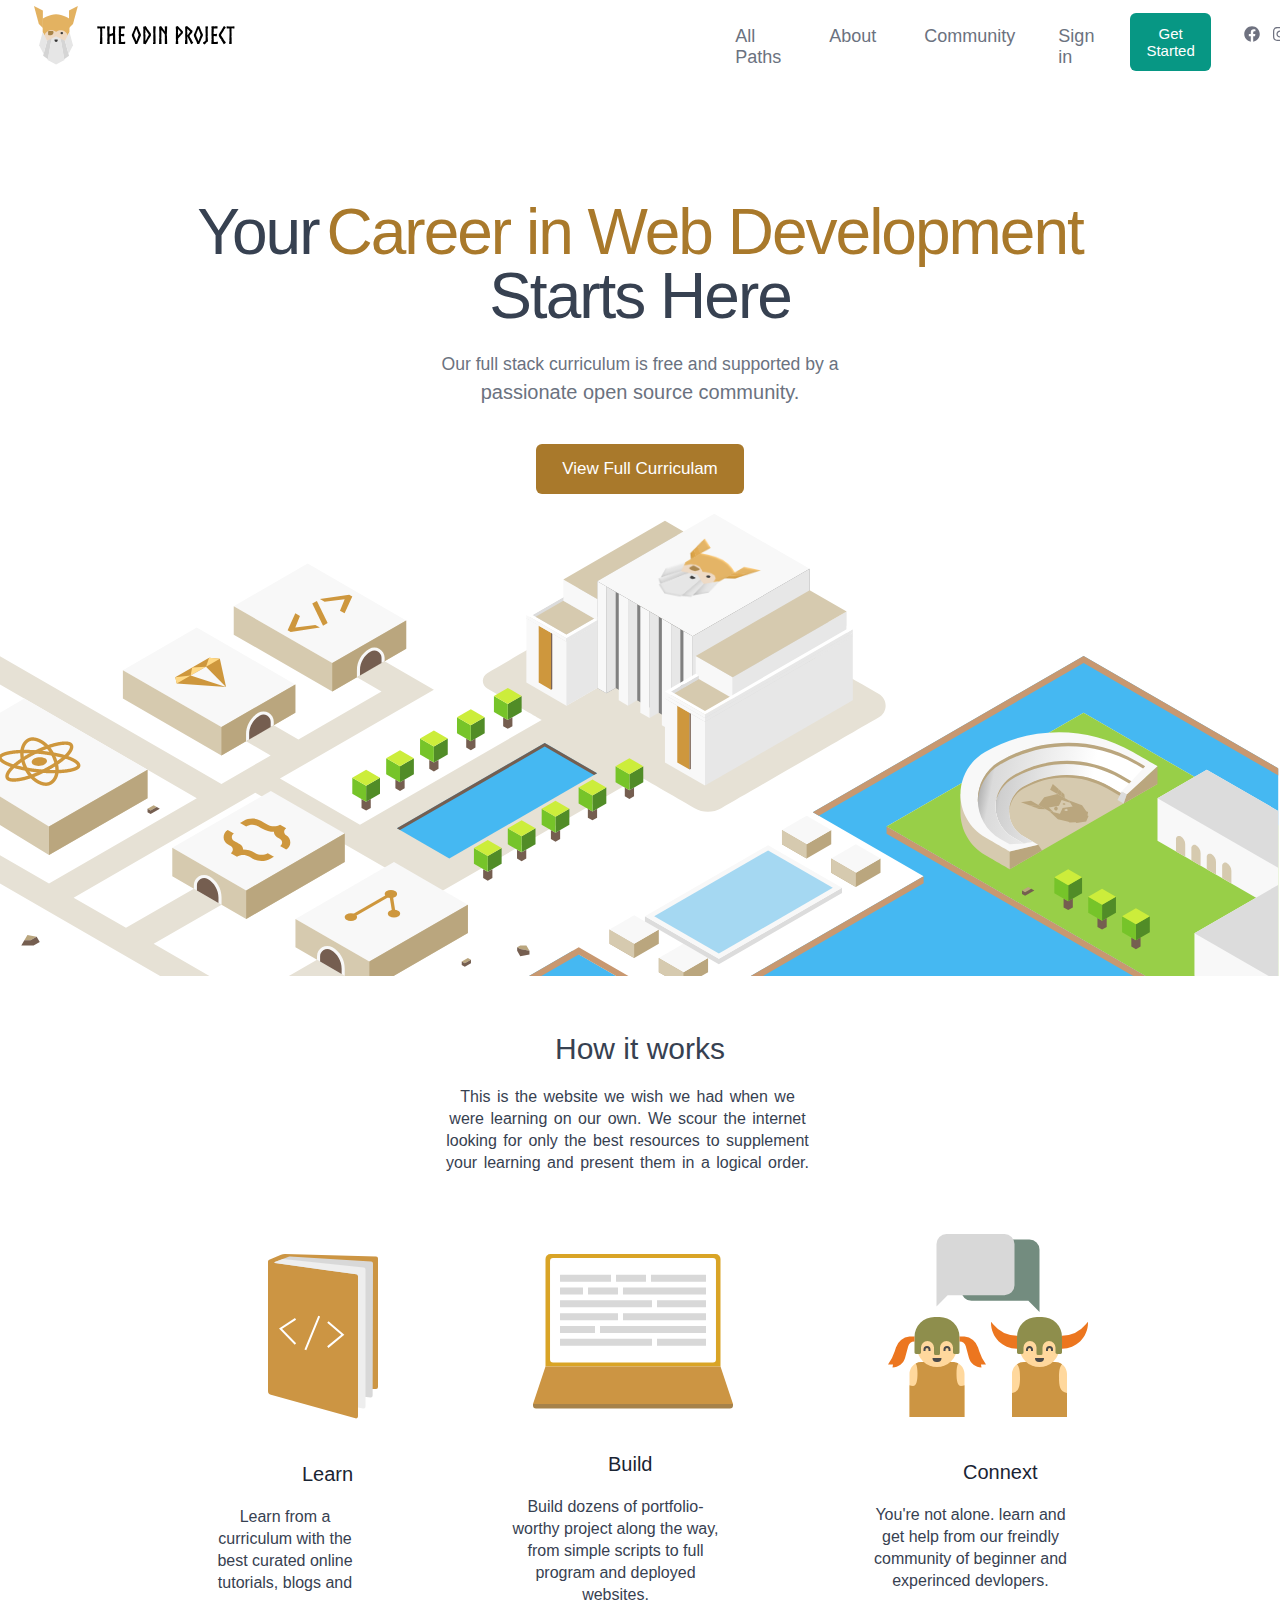
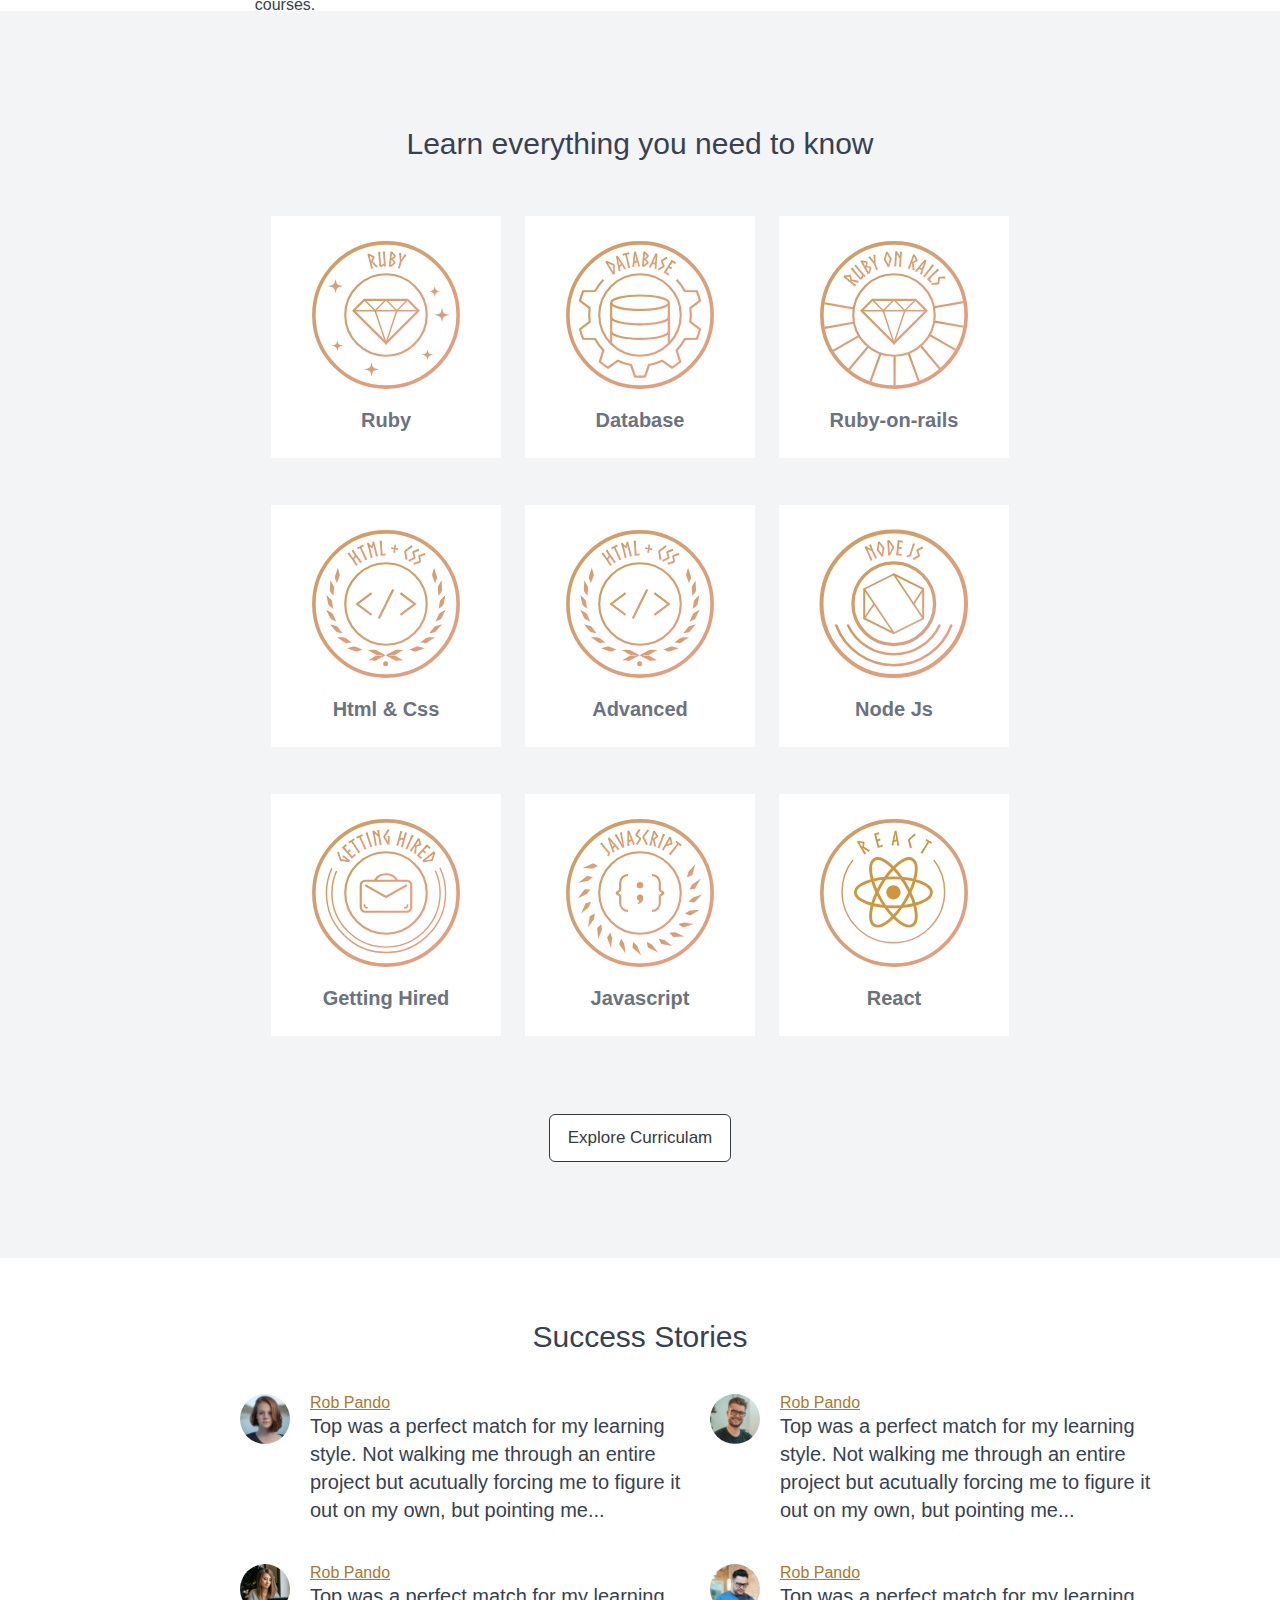
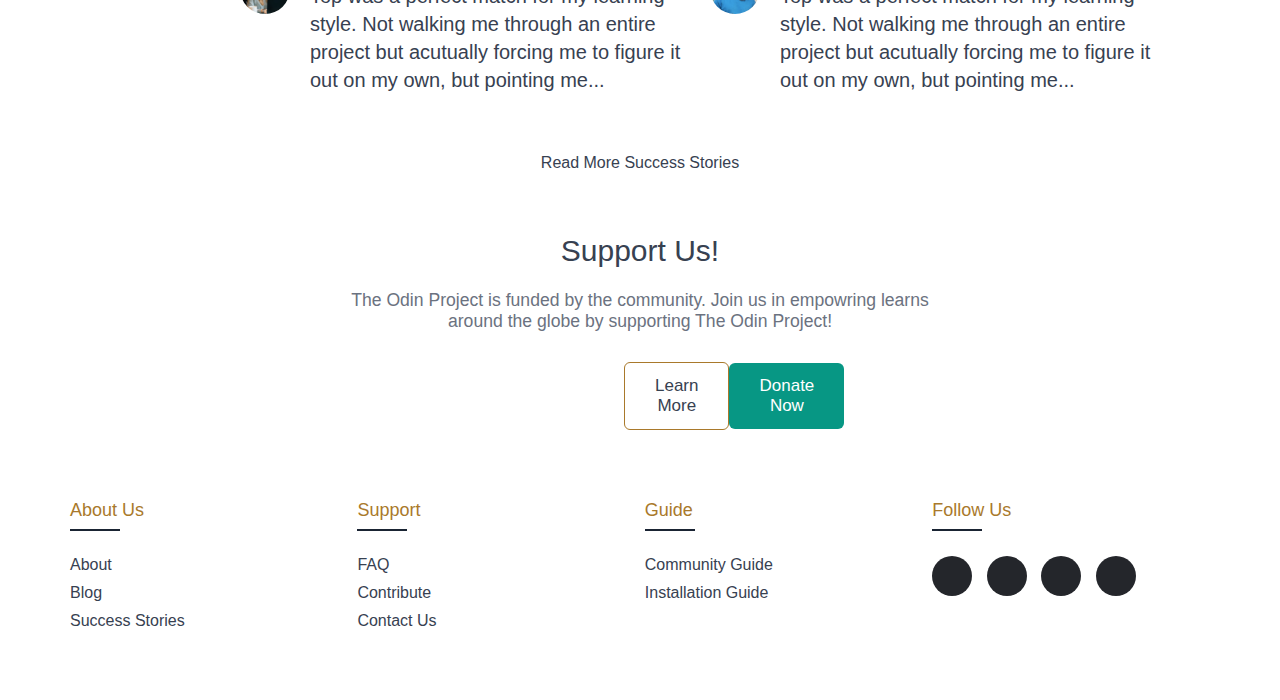
<file: index.html>
<!DOCTYPE html>
<html lang="en">

<head>
    <meta charset="UTF-8">
    <meta http-equiv="X-UA-Compatible" content="IE=edge">
    <meta name="viewport" content="width=device-width, initial-scale=1.0">
    <title>YOur carrer in Web Devlopment</title>
    <link rel="shortcut icon" href="image/profile-study.png" type="image/x-icon">
    <link rel="stylesheet" href="style.css">
</head>

<body>
    <header>
        <nav>
            <div class="logo"><svg xmlns="http://www.w3.org/2000/svg" width="205" height="59" viewBox="0 0 205 59" fill="none" role="img" aria-labelledby="acggjtcjb1i3oip9p6qh9l7gv7ojl9oi" class="hidden lg:block h-12 w-auto text-gray-800 dark:text-gray-300"><title id="acggjtcjb1i3oip9p6qh9l7gv7ojl9oi">Odin Logo</title>
                <path fill-rule="evenodd" clip-rule="evenodd" d="M8.68945 34.7331L13.1482 19.2902H30.9833L35.442 34.7331H8.68945Z" fill="#EED9C3"></path>
                <ellipse cx="27.7849" cy="27.1223" rx="1.26005" ry="1.24284" fill="#353535"></ellipse>
                <path fill-rule="evenodd" clip-rule="evenodd" d="M19.446 25.7092C19.446 25.2752 19.0891 24.9233 18.6493 24.9233C17.638 24.9233 15.9034 24.9233 14.8922 24.9233C14.4523 24.9233 14.0955 25.2752 14.0955 25.7092C14.0955 26.3856 14.0955 27.3716 14.0955 28.1426C14.0955 28.7935 14.6305 29.3212 15.2902 29.3212C15.6995 29.3212 16.1763 29.3212 16.6578 29.3212C17.3973 29.3212 18.1062 29.0314 18.6295 28.5155C19.1522 28.0001 19.446 27.3004 19.446 26.5712C19.446 26.2585 19.446 25.9621 19.446 25.7092Z" fill="#A78347"></path>
                <path fill-rule="evenodd" clip-rule="evenodd" d="M35.0004 4.5308L43.8517 0L39.0002 18L35.0002 22L35.0004 4.5308Z" fill="#E3B261"></path>
                <path fill-rule="evenodd" clip-rule="evenodd" d="M8.8514 4.5308L0.000132561 0L4.85156 18L8.85156 22L8.8514 4.5308Z" fill="#E3B261"></path>
                <path fill-rule="evenodd" clip-rule="evenodd" d="M35.442 12.7438C35.442 12.7438 28.7539 8.34589 22.0657 8.34589C15.3776 8.34589 8.68945 12.7438 8.68945 12.7438V25.9373L10.473 29.4556C11.7527 24.5929 17.5445 22.5672 21.576 25.5723L22.0657 25.9373L22.5554 25.5723C26.587 22.5672 32.3788 24.5929 33.6585 29.4556L35.442 25.9373V12.7438Z" fill="#E3B261"></path>
                <path fill-rule="evenodd" clip-rule="evenodd" d="M17.6068 32.5341L14.0398 53.2041L9.12134 49.6858L13.148 34.7331L17.6068 32.5341Z" fill="#D4D4D4"></path>
                <path fill-rule="evenodd" clip-rule="evenodd" d="M26.5243 32.5341L30.0913 53.2041L35.0098 49.6858L30.9831 34.7331L26.5243 32.5341Z" fill="#D5D5D5"></path>
                <path fill-rule="evenodd" clip-rule="evenodd" d="M8.68933 25.9373L5.12231 39.1309L9.58108 47.9267L13.1481 34.7331L8.68933 25.9373Z" fill="#E6E6E6"></path>
                <path fill-rule="evenodd" clip-rule="evenodd" d="M35.4418 25.9373L39.0088 39.1309L34.55 47.9267L30.983 34.7331L35.4418 25.9373Z" fill="#E6E6E6"></path>
                <path fill-rule="evenodd" clip-rule="evenodd" d="M17.6069 32.5341L13.594 54.0837L22.0656 58.4815L30.5373 54.0837L26.5244 32.5341L22.3983 30.4992L22.0656 30.3352L17.6069 32.5341Z" fill="#E6E6E6"></path>
                <path fill-rule="evenodd" clip-rule="evenodd" d="M23.6636 33.4137H20.5425C20.5425 33.4137 20.5425 33.9348 20.5425 34.514C20.5425 34.9222 20.707 35.3131 20.9995 35.6016C21.292 35.8901 21.6884 36.0524 22.1022 36.0524C22.1026 36.0524 22.1035 36.0524 22.1039 36.0524C22.5177 36.0524 22.9141 35.8901 23.2066 35.6016C23.4991 35.3131 23.6636 34.9222 23.6636 34.514C23.6636 33.9348 23.6636 33.4137 23.6636 33.4137Z" fill="#353535"></path>
                <path d="M68.808 20.384L67.704 20.456C67.368 20.456 67.056 20.456 66.696 20.432C66.504 20.432 66.288 20.6 66.144 20.6L65.688 20.408L63.36 20.288L63.288 22.256L63.576 22.544L65.04 22.496C65.112 22.496 65.256 22.472 65.424 22.424L65.544 22.304L66.072 22.376L66.216 23.36L66.12 24.896L66.264 26.024L66.144 30.92L66.024 34.304L66.24 34.544L65.88 36.056V37.904L67.152 38.096L67.824 37.976L68.52 37.592L68.328 35.888V31.376L68.04 30.92L68.064 30.896L68.28 29.456L68.256 27.608V27.2C68.256 27.032 68.232 26.816 68.232 26.624C68.208 26.48 68.208 25.88 68.208 25.664L68.256 23.888L68.16 23.36L68.304 22.352H69.048L69.768 22.4L70.008 22.472H71.088L71.16 21.344L71.016 20.336L68.808 20.384ZM73.2638 33.992L73.3118 35.504L73.6478 35.864L73.2638 36.32L73.1918 37.928L74.7038 38.072L75.6878 38.024L75.7118 37.136L75.6398 36.056L75.4958 34.784L75.5198 34.712L75.6398 30.536L77.5118 29.744H77.5358L78.9278 29.432L78.9038 29.864L78.9758 30.2L78.9278 33.896L79.2878 34.28L79.0478 34.496L78.8798 37.184L79.1918 38.024H80.5838L81.4718 37.976L81.4238 36.656L81.2558 36.056L81.2078 32.984L81.1598 28.688L81.1118 28.208L81.0398 27.128L81.1598 24.872L80.9438 24.176L81.1838 23.864L81.2078 22.952V22.976L81.3518 21.608L81.4238 20.408L80.0558 20.36L79.1678 20.336L78.8078 21.032L78.9278 21.992L78.9758 24.152L79.0478 26.336L78.9518 26.984L78.6878 27.104L78.2318 27.32L77.2478 27.752L77.0318 28.016L76.6478 27.872L75.6398 28.232L75.5918 28.256L75.3758 25.928L75.4718 24.344L75.2078 24.128L75.4958 23.672L75.6158 22.208L75.7118 20.48L73.6478 20.216L73.0718 20.6L73.2398 22.088L73.1678 22.568L73.2398 24.152L73.4078 25.64L73.3118 27.992L73.4798 30.704L73.2638 33.992ZM90.8258 22.616L90.8738 21.272L90.8498 20.336L88.4738 20.36L87.5378 20.552L87.2018 20.36H85.8338L84.7058 20.504L84.8258 22.208L85.0898 22.52L84.8258 22.928L84.8498 24.152L84.8258 26.024V27.8L84.7538 28.688L84.9458 31.064L84.8498 31.256L84.8738 32.552V33.104L85.0898 33.392L84.8018 34.016L84.7778 35.12L84.8018 35.384L84.6578 37.016L84.7778 38L86.5778 38.024L86.7698 37.904H87.6098L88.9778 38.048L90.5618 38.072L91.1138 37.832L91.2098 36.944L91.2578 35.744L90.0578 35.72L89.4578 35.912L87.5378 35.936L87.3458 35.888L87.1298 35.84L87.0818 33.512L87.0578 33.464L87.1298 33.248L86.9858 32.552L87.0818 30.08H87.4658L88.9778 30.128L90.1538 30.176L90.2018 29.192L90.3458 28.472L90.0338 27.872L88.8098 27.992L87.8738 28.04L86.9858 27.992L86.9378 27.056L86.6978 26.864L86.9618 26.432L87.0818 25.712V23.336L87.1298 22.736V22.472H87.3458L88.6658 22.52L89.0498 22.448L89.1218 22.424L89.6978 22.616H90.8258ZM102.331 20.312L102.115 20.336H101.227L101.179 20.504L101.035 21.224L100.939 21.368L99.6429 24.608L99.7629 24.872L99.3309 25.184L98.0349 28.328L97.8429 28.448L97.8909 29.96L98.4669 31.184L99.3309 33.224L100.051 34.712H100.315L100.243 35.12L101.083 37.208L101.107 38L103.291 38.024L103.339 37.76L103.627 36.992L104.923 33.92L105.475 32.768L105.499 32.384L105.691 32.144L106.867 29.768L106.939 28.448L106.123 26.672L105.475 25.232H105.235L105.115 24.584L103.891 21.584L103.411 20.264L102.331 20.312ZM102.379 34.952L101.323 32.192L100.843 31.208L100.363 30.872L100.603 30.584L100.387 29.888L100.075 29.096L100.051 28.808L100.843 26.744L100.675 26.36L101.011 26.264L102.331 22.784L102.475 23.24L103.027 24.704L103.459 24.968L103.243 25.256L104.179 27.68L104.467 28.496L104.659 29.096L103.483 31.976L103.507 32.408H103.531L103.243 32.696L102.475 35.216L102.379 34.952ZM113.227 35.72L114.067 34.016L116.539 30.224L116.971 29.504L116.947 27.752L116.515 27.2L116.539 27.248L114.715 24.824L114.091 23.72L113.251 22.88L112.987 22.088L111.499 20.048L110.227 20.432L109.195 20.744L109.219 21.632L109.291 22.88L109.531 23.192L109.291 23.648L109.315 29.936L109.459 30.872L109.315 36.248V36.224L109.267 37.832L110.827 38.048L111.619 38.264L113.227 35.72ZM111.451 26.744L111.379 23.264L111.523 23.432L113.899 27.248L114.379 27.632L114.475 28.208L114.907 28.856L114.475 29.552L113.683 30.872L112.675 32.816L112.867 33.032L112.435 33.248L111.379 34.952L111.355 35L111.379 33.704L111.475 28.952L111.091 27.824L111.451 26.744ZM119.431 27.56L119.359 28.88L119.287 29.624V34.112V34.976L119.575 35.384L119.287 35.864L118.951 38L120.055 38.024L120.559 38.048L121.615 37.712L121.639 36.824L121.591 36.368L121.543 36.008V29.36L121.279 29.192L121.495 28.688L121.447 28.088L121.351 27.152L121.423 25.928L121.495 22.784L121.615 22.184L121.735 20.432L120.175 20.336L119.047 20.408L119.167 21.608L119.383 21.728L119.191 22.16L119.263 26.96L119.431 27.56ZM133.115 35.888V35.12L132.947 29.864L132.683 29.072L132.875 28.064L133.115 22.16L133.163 20.528L132.179 20.36L130.787 20.384V22.304L131.027 22.64L130.787 23.384V25.448L129.995 24.152L129.803 24.056L129.203 23.096L127.043 20.12L125.147 20.648V21.896L125.243 24.392L125.339 25.76L125.243 30.752L125.459 31.232L125.267 31.928L125.123 35.336V35.744L125.195 35.96L125.027 37.88L126.059 38.072L127.475 38.024L127.523 36.488L127.451 36.152L127.475 33.656L127.259 32.744L127.379 31.88L127.427 26.408L127.139 26.096L127.115 26.048L127.451 25.184V23.888L128.075 24.752L129.059 26.12L129.755 26.96L130.091 27.488L130.427 27.848L130.811 28.496L130.835 30.992L130.907 31.448L130.835 31.568L130.811 33.872L130.835 36.152L130.811 38.024L131.627 38.072L132.947 38.048L133.259 37.232L133.115 35.888ZM147.393 28.76L148.161 28.016L148.905 27.104L148.953 25.448L146.457 22.808L145.953 22.64L145.857 22.232L143.697 20L142.929 20.288L141.777 20.792L141.825 22.4L141.945 23.384V27.32L141.897 27.44L141.873 33.44L142.161 33.752L141.945 34.496L141.681 37.928L143.073 38.072L144.273 38L144.129 35.024L143.745 34.688L144.129 34.112L144.081 32.456L144.297 32.216L145.905 30.392L147.393 28.76ZM144.105 27.128L143.841 26.648L144.081 25.904L144.057 24.752L144.081 23.048L145.473 24.608L145.689 24.752L145.857 25.088L146.889 26.24L146.505 26.792L146.265 27.392L146.001 27.32L144.801 28.736L144.105 29.48V27.128ZM153.466 30.608L154.426 32.552L154.642 33.104L155.53 34.784L155.818 34.928L155.794 35.336L156.634 37.256L157.21 38.192L159.154 37.112L159.178 36.416L158.386 35.576L157.954 34.664V34.688L157.618 33.992L157.474 33.92V33.608L156.514 31.976C156.346 31.736 156.202 31.616 156.01 31.4V30.992C155.866 30.704 155.578 30.296 155.41 29.96L156.082 29.048L156.49 28.544L157.258 27.632L158.362 26.288L158.53 24.848L157.378 23.792C157.354 23.792 156.97 23.912 156.946 23.888L156.802 23.288L152.986 19.976L151.09 20.744L151.186 22.808L151.306 27.392L151.114 27.872L151.162 29.12L151.258 31.928V32.864L151.474 33.176L151.114 34.112L150.97 37.928L152.554 38.072L153.514 37.688L153.49 35.696L153.418 35.48L153.346 33.08L153.322 30.464L153.466 30.608ZM153.37 28.352L153.274 26.216L153.226 25.952L153.178 25.808L153.082 25.376L153.274 24.92V24.68L153.322 22.832L155.53 25.016L155.698 25.136L156.178 25.736L155.914 26.072C155.602 26.504 155.026 27.248 154.69 27.656L153.49 29.144L153.322 29.24L153.37 28.352ZM164.323 20.312L164.107 20.336H163.219L163.171 20.504L163.027 21.224L162.931 21.368L161.635 24.608L161.755 24.872L161.323 25.184L160.027 28.328L159.835 28.448L159.883 29.96L160.459 31.184L161.323 33.224L162.043 34.712H162.307L162.235 35.12L163.075 37.208L163.099 38L165.283 38.024L165.331 37.76L165.619 36.992L166.915 33.92L167.467 32.768L167.491 32.384L167.683 32.144L168.859 29.768L168.931 28.448L168.115 26.672L167.467 25.232H167.227L167.107 24.584L165.883 21.584L165.403 20.264L164.323 20.312ZM164.371 34.952L163.315 32.192L162.835 31.208L162.355 30.872L162.595 30.584L162.379 29.888L162.067 29.096L162.043 28.808L162.835 26.744L162.667 26.36L163.003 26.264L164.323 22.784L164.467 23.24L165.019 24.704L165.451 24.968L165.235 25.256L166.171 27.68L166.459 28.496L166.651 29.096L165.475 31.976L165.499 32.408H165.523L165.235 32.696L164.467 35.216L164.371 34.952ZM171.71 27.608L171.59 28.928L171.614 30.416L171.638 30.752V31.688L171.542 34.304L171.59 34.52L171.23 35.024L170.174 35.72L169.118 36.152V37.4L170.438 38.384L172.214 36.944L172.19 36.464L172.838 36.368L173.606 35.696L173.99 35.024L173.702 30.896L173.51 30.176L173.774 29.984L173.678 23.288L173.966 21.176L173.654 20.336L171.374 20.384V21.728L171.806 21.968L171.494 22.352L171.566 26.408L171.71 27.608ZM183.502 22.616L183.55 21.272L183.526 20.336L181.15 20.36L180.214 20.552L179.878 20.36H178.51L177.382 20.504L177.502 22.208L177.766 22.52L177.502 22.928L177.526 24.152L177.502 26.024V27.8L177.43 28.688L177.622 31.064L177.526 31.256L177.55 32.552V33.104L177.766 33.392L177.478 34.016L177.454 35.12L177.478 35.384L177.334 37.016L177.454 38L179.254 38.024L179.446 37.904H180.286L181.654 38.048L183.238 38.072L183.79 37.832L183.886 36.944L183.934 35.744L182.734 35.72L182.134 35.912L180.214 35.936L180.022 35.888L179.806 35.84L179.758 33.512L179.734 33.464L179.806 33.248L179.662 32.552L179.758 30.08H180.142L181.654 30.128L182.83 30.176L182.878 29.192L183.022 28.472L182.71 27.872L181.486 27.992L180.55 28.04L179.662 27.992L179.614 27.056L179.374 26.864L179.638 26.432L179.758 25.712V23.336L179.806 22.736V22.472H180.022L181.342 22.52L181.726 22.448L181.798 22.424L182.374 22.616H183.502ZM185.362 30.896L186.226 32.456L187.33 33.488L187.138 33.92L188.962 36.752L189.01 37.04L189.826 38.312L190.642 37.784L191.89 36.752L191.338 35.864L190.09 34.232L188.986 32.36L188.098 30.992L187.882 30.512L187.546 30.176L187.306 29.72L186.946 29.024L187.258 28.448L187.714 27.632L188.506 26.384L189.946 24.248L190.066 23.6L190.474 23.336L191.146 22.4L191.818 21.2L190.018 20L189.178 20.984L189.154 21.176L187.81 23.384V23.48L187.21 24.44V25.016L186.346 25.856L184.786 28.496L184.81 30.032L185.362 30.896ZM198.12 20.384L197.016 20.456C196.68 20.456 196.368 20.456 196.008 20.432C195.816 20.432 195.6 20.6 195.456 20.6L195 20.408L192.672 20.288L192.6 22.256L192.888 22.544L194.352 22.496C194.424 22.496 194.568 22.472 194.736 22.424L194.856 22.304L195.384 22.376L195.528 23.36L195.432 24.896L195.576 26.024L195.456 30.92L195.336 34.304L195.552 34.544L195.192 36.056V37.904L196.464 38.096L197.136 37.976L197.832 37.592L197.64 35.888V31.376L197.352 30.92L197.376 30.896L197.592 29.456L197.568 27.608V27.2C197.568 27.032 197.544 26.816 197.544 26.624C197.52 26.48 197.52 25.88 197.52 25.664L197.568 23.888L197.472 23.36L197.616 22.352H198.36L199.08 22.4L199.32 22.472H200.4L200.472 21.344L200.328 20.336L198.12 20.384Z" fill="currentColor"></path>
              </svg></div>
            <div class="list">
                <ul>
                    <li><a href="#Allpath">All Paths</a></li>
                    <li><a href="#About">About</a></li>
                    <li><a href="#community">Community</a></li>
                    <li id="rang"><a href="#Sign in">Sign in</a></li>
                </ul>
            </div>
            <div class="button"><button>Get Started</button></div>
            <div class="lightdark"><a href="#yy"><svg xmlns="http://www.w3.org/2000/svg" height="1em"
                        viewBox="0 0 512 512"><!--! Font Awesome Free 6.4.0 by @fontawesome - https://fontawesome.com License - https://fontawesome.com/license (Commercial License) Copyright 2023 Fonticons, Inc. -->
                        <style>
                            svg {
                                fill: #6f7280
                            }
                        </style>
                        <path
                            d="M504 256C504 119 393 8 256 8S8 119 8 256c0 123.78 90.69 226.38 209.25 245V327.69h-63V256h63v-54.64c0-62.15 37-96.48 93.67-96.48 27.14 0 55.52 4.84 55.52 4.84v61h-31.28c-30.8 0-40.41 19.12-40.41 38.73V256h68.78l-11 71.69h-57.78V501C413.31 482.38 504 379.78 504 256z" />
                    </svg></a></div>

            <div class="lightdark"><a href="#yy"><svg xmlns="http://www.w3.org/2000/svg" height="1em"
                        viewBox="0 0 448 512"><!--! Font Awesome Free 6.4.0 by @fontawesome - https://fontawesome.com License - https://fontawesome.com/license (Commercial License) Copyright 2023 Fonticons, Inc. -->
                        <style>
                            svg {
                                fill: #6f7280
                            }
                        </style>
                        <path
                            d="M224.1 141c-63.6 0-114.9 51.3-114.9 114.9s51.3 114.9 114.9 114.9S339 319.5 339 255.9 287.7 141 224.1 141zm0 189.6c-41.1 0-74.7-33.5-74.7-74.7s33.5-74.7 74.7-74.7 74.7 33.5 74.7 74.7-33.6 74.7-74.7 74.7zm146.4-194.3c0 14.9-12 26.8-26.8 26.8-14.9 0-26.8-12-26.8-26.8s12-26.8 26.8-26.8 26.8 12 26.8 26.8zm76.1 27.2c-1.7-35.9-9.9-67.7-36.2-93.9-26.2-26.2-58-34.4-93.9-36.2-37-2.1-147.9-2.1-184.9 0-35.8 1.7-67.6 9.9-93.9 36.1s-34.4 58-36.2 93.9c-2.1 37-2.1 147.9 0 184.9 1.7 35.9 9.9 67.7 36.2 93.9s58 34.4 93.9 36.2c37 2.1 147.9 2.1 184.9 0 35.9-1.7 67.7-9.9 93.9-36.2 26.2-26.2 34.4-58 36.2-93.9 2.1-37 2.1-147.8 0-184.8zM398.8 388c-7.8 19.6-22.9 34.7-42.6 42.6-29.5 11.7-99.5 9-132.1 9s-102.7 2.6-132.1-9c-19.6-7.8-34.7-22.9-42.6-42.6-11.7-29.5-9-99.5-9-132.1s-2.6-102.7 9-132.1c7.8-19.6 22.9-34.7 42.6-42.6 29.5-11.7 99.5-9 132.1-9s102.7-2.6 132.1 9c19.6 7.8 34.7 22.9 42.6 42.6 11.7 29.5 9 99.5 9 132.1s2.7 102.7-9 132.1z" />
                    </svg></a></div>

            <div class="lightdark"><a href="#yy"><svg xmlns="http://www.w3.org/2000/svg" height="1em"
                        viewBox="0 0 576 512"><!--! Font Awesome Free 6.4.0 by @fontawesome - https://fontawesome.com License - https://fontawesome.com/license (Commercial License) Copyright 2023 Fonticons, Inc. -->
                        <style>
                            svg {
                                fill: #6f7280
                            }
                        </style>
                        <path
                            d="M549.655 124.083c-6.281-23.65-24.787-42.276-48.284-48.597C458.781 64 288 64 288 64S117.22 64 74.629 75.486c-23.497 6.322-42.003 24.947-48.284 48.597-11.412 42.867-11.412 132.305-11.412 132.305s0 89.438 11.412 132.305c6.281 23.65 24.787 41.5 48.284 47.821C117.22 448 288 448 288 448s170.78 0 213.371-11.486c23.497-6.321 42.003-24.171 48.284-47.821 11.412-42.867 11.412-132.305 11.412-132.305s0-89.438-11.412-132.305zm-317.51 213.508V175.185l142.739 81.205-142.739 81.201z" />
                    </svg></a></div>
        </nav>
    </header>
    <main>
        <div class="container1">
            <div class="uu">
                <div class="mainheading1">
                    <p class="mainheading11">Your </p>
                </div>
                <div class="mainheading2">
                    <p class="mainheading22">Career in Web Development</p>
                </div>
            </div>
            <div class="mainheading3">
                <p class="mainheading33">Starts Here</p>
            </div>
            <div class="paragraph">
                <p class="mainpara">Our full stack curriculum is free and supported by a </p>
            </div>
            <div class="paragraph1">
                <p class="mainpara">passionate open source community.</p>
            </div>
            <div class="button1"><a href="#"><button class="mainbutton">View Full Curriculam</button></a></div>
            <div class="section"><img
                    src="image/home-isometric-eebc110218cbdb1460dd2dfc662a4e96ae94747667dc81da422804ef55cfd2d8.svg"
                    alt="">
            </div>
        </div>
        <div class="container2">
            <div class="contain-heading">
                <p>How it works</p>
            </div>
            <div class="contain-paragraph">
                <p>This is the website we wish we had when we were learning on our own. We scour the internet looking
                    for only the best resources to supplement your learning and present them in a logical order.</p>
            </div>
            <div class="contain-items">
                <div class="item-1">
                    <img src="image/div.1.svg" alt="">
                    <p class="one">Learn</p>
                    <p class="one1">Learn from a curriculum with the best curated online tutorials, blogs and courses.
                    </p>
                </div>
                <div class="item-2">
                    <img src="image/div.2.svg" alt="">
                    <p class="one">Build</p>
                    <p class="one1">Build dozens of portfolio-worthy project along the way, from simple scripts to full
                        program and deployed websites.</p>
                </div>
                <div class="item-3">
                    <img src="image/div.3.svg" alt="">
                    <p class="one">Connext</p>
                    <p class="one1">You're not alone. learn and get help from our freindly community of beginner and
                        experinced devlopers.</p>
                </div>
            </div>
        </div>
        <div class="container3">
            <div class="contain-heading">
                <p>Learn everything you need to know</p>
            </div>
            <div class="contain-item-3">
                <div class="item-3-1">
                    <img src="image/badge-ruby-e22e358a58ecd2f339e19c3a55b2916917ab8bb68d7b8cbaa0296a13f0d2e30a (1).svg"
                        alt="" width="150px">
                    <h3>Ruby</h3>
                </div>

                <div class="item-3-1">
                    <img src="image/badge-database-1a468537ee38252b569e1d3cf961cc085c02938499fc74f5e5e4f605def8ed40.svg"
                        alt="" width="150px">
                    <h3>Database</h3>
                </div>

                <div class="item-3-1">
                    <img src="image/badge-ruby-on-rails-5c5f3a237abf4d3d3cb3d7efc64cdbd9e493b876bd7a64c8b70977204d93ddaa.svg"
                        alt="" width="150px">
                    <h3>Ruby-on-rails</h3>
                </div>
            </div>
            <div class="contain-item-3">
                <div class="item-3-1">
                    <img src="image/badge-html-css-2337ff8e484e1eeda0693d331efe7d91100a5f4899b3273b454743ee5c40e271.svg"
                        alt="" width="150px">
                    <h3>Html & Css</h3>
                </div>
                <div class="item-3-1">
                    <img src="image/badge-html-css-2337ff8e484e1eeda0693d331efe7d91100a5f4899b3273b454743ee5c40e271.svg"
                        alt="" width="150px">
                    <h3>Advanced</h3>
                </div>

                <div class="item-3-1">
                    <img src="image/badge-nodejs-26febbd9ec03dee78c2b7f624c764a6b555aeeeb2a9d7a3cdf7318c323749e85.svg"
                        alt="" width="150px">
                    <h3>Node Js</h3>
                </div>
            </div>
            <div class="contain-item-3">
                <div class="item-3-1">
                    <img src="image/badge-getting-hired-3ae4de1d2b1edffd0f9c5faf7eec036cacbb7773e93aa8521e3708a4625ecffb.svg"
                        alt="" width="150px">
                    <h3>Getting Hired</h3>
                </div>

                <div class="item-3-1">
                    <img src="image/badge-javascript-069c5eaf6d697e8704865294fd5660c7f63c6010c4c3e729540464d6acf5d769.svg"
                        alt="" width="150px">
                    <h3>Javascript</h3>
                </div>
                <div class="item-3-1">
                    <img src="image/badge-react-682953c200915acec99dff97fd03d84d62e5b87404b77dce35d15cdc54df7eaf.svg"
                        alt="" width="150px">
                    <h3>React</h3>
                </div>
            </div>
            <div class="exploremore"><button class="Explore">Explore Curriculam</button></div>
            
        </div>

        <div class="container4">
            <div class="contain-heading-1">
                <p>Success Stories</p>
            </div>
            <div class="person-story">
                <div class="person-story-1">
                    <div class="person-logo"><img src="image/member-1.png" alt=""></div>
                    <div class="person-detail">
                        <a href="#">Rob Pando</a>
                        <p>Top was a perfect match for my learning style. Not walking me through an entire project but acutually forcing me to figure it out on my own, but pointing me...</p>
                    </div>
                </div>
                <div class="person-story-1">
                    <div class="person-logo"><img src="image/member-2.png" alt=""></div>
                    <div class="person-detail">
                        <a href="#">Rob Pando</a>
                        <p>Top was a perfect match for my learning style. Not walking me through an entire project but acutually forcing me to figure it out on my own, but pointing me...</p>
                    </div>
                </div>
            </div>
            <div class="person-story">
                <div class="person-story-1">
                    <div class="person-logo"><img src="image/member-3.png" alt=""></div>
                    <div class="person-detail">
                        <a href="#">Rob Pando</a>
                        <p>Top was a perfect match for my learning style. Not walking me through an entire project but acutually forcing me to figure it out on my own, but pointing me...</p>
                    </div>
                </div>
                <div class="person-story-1">
                    <div class="person-logo"><img src="image/member-4.png" alt=""></div>
                    <div class="person-detail">
                        <a href="#">Rob Pando</a>
                        <p>Top was a perfect match for my learning style. Not walking me through an entire project but acutually forcing me to figure it out on my own, but pointing me...</p>
                    </div>
                </div>
            </div>
            <div class="readmore">
                <a href="#">Read More Success Stories</a>
            </div>
        </div>

        <div class="container5">
            <div class="contain-heading-1">
                <p>Support Us!</p>
            </div>
            <div class="paragraph">
                <p>The Odin Project is funded by the community. Join us in empowring learns around the globe by supporting The Odin Project!</p>
            </div>
            <div class="footerbutton">
                <button class="footerbutton-1">Learn More</button>
                <button class="footerbutton-2">Donate Now</button>
            </div>
        </div>
    </main>
    <footer class="footer">
        <div class="container">
            <div class="row">
                <div class="footer-col">
                    <h4>About us</h4>
                    <ul>
                        <li><a href="#">About</a></li>
                        <li><a href="#">Blog</a></li>
                        <li><a href="#">Success Stories</a></li>
                    </ul>
                </div>
                <div class="footer-col">
                    <h4>Support</h4>
                    <ul>
                        <li><a href="#">FAQ</a></li>
                        <li><a href="#">Contribute</a></li>
                        <li><a href="#">Contact Us</a></li>
                    </ul>
                </div>
                <div class="footer-col">
                    <h4>Guide</h4>
                    <ul>
                        <li><a href="#">Community Guide</a></li>
                        <li><a href="#">Installation Guide</a></li>
                    </ul>
                </div>
                <div class="footer-col">
                    <h4>follow us</h4>
                    <div class="social-links">
                        <a href="#"><i class="fab fa-facebook-f"></i></a>
                        <a href="#"><i class="fab fa-twitter"></i></a>
                        <a href="#"><i class="fab fa-instagram"></i></a>
                        <a href="#"><i class="fab fa-linkedin-in"></i></a>
                    </div>
                </div>
            </div>
        </div>
   </footer>
 
</body>

</html>
</file>
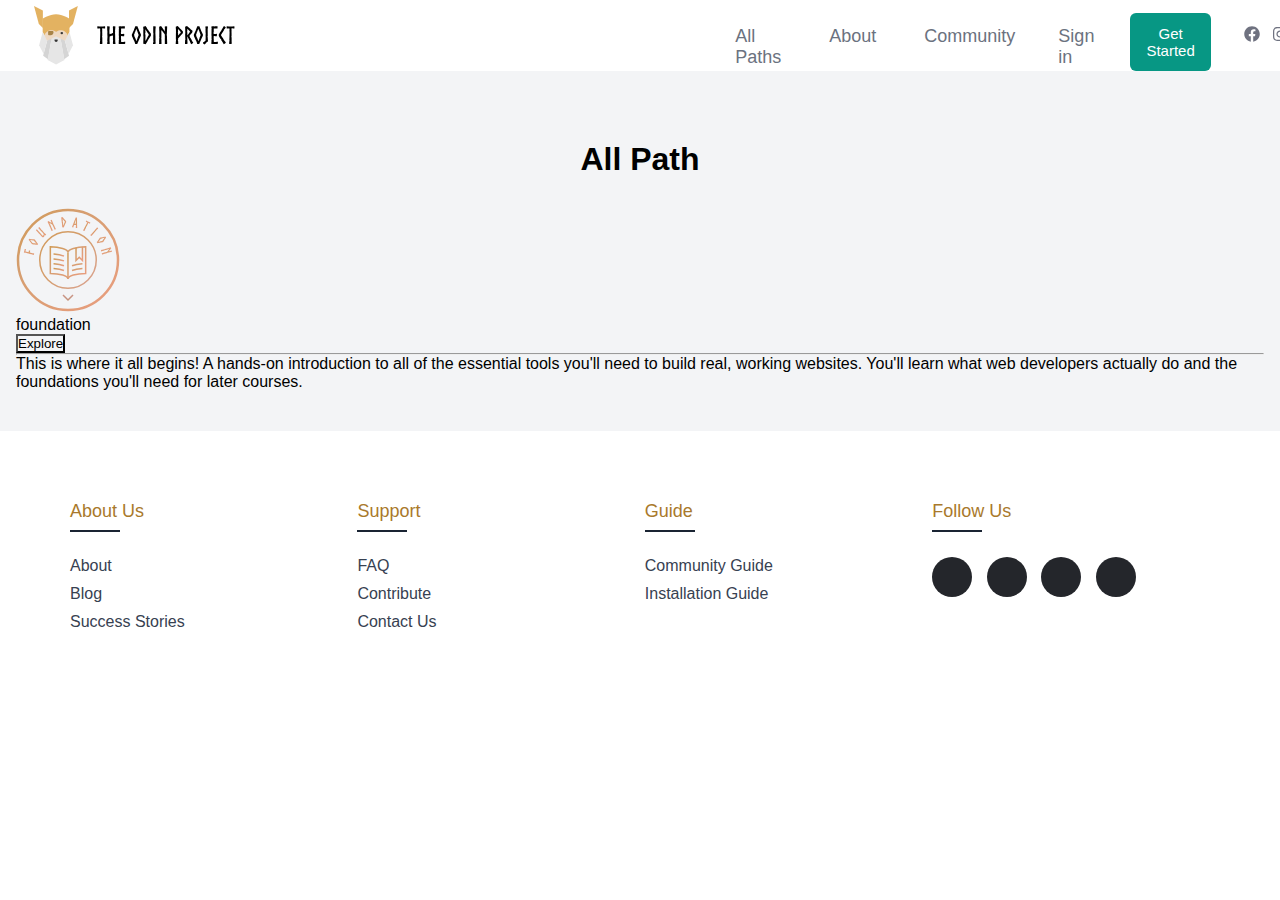
<file: ViewFullCurriculam.html>
<!DOCTYPE html>
<html lang="en">

<head>
    <meta charset="UTF-8">
    <meta http-equiv="X-UA-Compatible" content="IE=edge">
    <meta name="viewport" content="width=device-width, initial-scale=1.0">
    <title>YOur carrer in Web Devlopment</title>
    <link rel="shortcut icon" href="image/profile-study.png" type="image/x-icon">
    <link rel="stylesheet" href="ViewFullCurriculam.css">
    <link rel="stylesheet" href="style.css">
</head>

<body>
    <header>
        <nav>
            <div class="logo"><svg xmlns="http://www.w3.org/2000/svg" width="205" height="59" viewBox="0 0 205 59" fill="none" role="img" aria-labelledby="acggjtcjb1i3oip9p6qh9l7gv7ojl9oi" class="hidden lg:block h-12 w-auto text-gray-800 dark:text-gray-300"><title id="acggjtcjb1i3oip9p6qh9l7gv7ojl9oi">Odin Logo</title>
                <path fill-rule="evenodd" clip-rule="evenodd" d="M8.68945 34.7331L13.1482 19.2902H30.9833L35.442 34.7331H8.68945Z" fill="#EED9C3"></path>
                <ellipse cx="27.7849" cy="27.1223" rx="1.26005" ry="1.24284" fill="#353535"></ellipse>
                <path fill-rule="evenodd" clip-rule="evenodd" d="M19.446 25.7092C19.446 25.2752 19.0891 24.9233 18.6493 24.9233C17.638 24.9233 15.9034 24.9233 14.8922 24.9233C14.4523 24.9233 14.0955 25.2752 14.0955 25.7092C14.0955 26.3856 14.0955 27.3716 14.0955 28.1426C14.0955 28.7935 14.6305 29.3212 15.2902 29.3212C15.6995 29.3212 16.1763 29.3212 16.6578 29.3212C17.3973 29.3212 18.1062 29.0314 18.6295 28.5155C19.1522 28.0001 19.446 27.3004 19.446 26.5712C19.446 26.2585 19.446 25.9621 19.446 25.7092Z" fill="#A78347"></path>
                <path fill-rule="evenodd" clip-rule="evenodd" d="M35.0004 4.5308L43.8517 0L39.0002 18L35.0002 22L35.0004 4.5308Z" fill="#E3B261"></path>
                <path fill-rule="evenodd" clip-rule="evenodd" d="M8.8514 4.5308L0.000132561 0L4.85156 18L8.85156 22L8.8514 4.5308Z" fill="#E3B261"></path>
                <path fill-rule="evenodd" clip-rule="evenodd" d="M35.442 12.7438C35.442 12.7438 28.7539 8.34589 22.0657 8.34589C15.3776 8.34589 8.68945 12.7438 8.68945 12.7438V25.9373L10.473 29.4556C11.7527 24.5929 17.5445 22.5672 21.576 25.5723L22.0657 25.9373L22.5554 25.5723C26.587 22.5672 32.3788 24.5929 33.6585 29.4556L35.442 25.9373V12.7438Z" fill="#E3B261"></path>
                <path fill-rule="evenodd" clip-rule="evenodd" d="M17.6068 32.5341L14.0398 53.2041L9.12134 49.6858L13.148 34.7331L17.6068 32.5341Z" fill="#D4D4D4"></path>
                <path fill-rule="evenodd" clip-rule="evenodd" d="M26.5243 32.5341L30.0913 53.2041L35.0098 49.6858L30.9831 34.7331L26.5243 32.5341Z" fill="#D5D5D5"></path>
                <path fill-rule="evenodd" clip-rule="evenodd" d="M8.68933 25.9373L5.12231 39.1309L9.58108 47.9267L13.1481 34.7331L8.68933 25.9373Z" fill="#E6E6E6"></path>
                <path fill-rule="evenodd" clip-rule="evenodd" d="M35.4418 25.9373L39.0088 39.1309L34.55 47.9267L30.983 34.7331L35.4418 25.9373Z" fill="#E6E6E6"></path>
                <path fill-rule="evenodd" clip-rule="evenodd" d="M17.6069 32.5341L13.594 54.0837L22.0656 58.4815L30.5373 54.0837L26.5244 32.5341L22.3983 30.4992L22.0656 30.3352L17.6069 32.5341Z" fill="#E6E6E6"></path>
                <path fill-rule="evenodd" clip-rule="evenodd" d="M23.6636 33.4137H20.5425C20.5425 33.4137 20.5425 33.9348 20.5425 34.514C20.5425 34.9222 20.707 35.3131 20.9995 35.6016C21.292 35.8901 21.6884 36.0524 22.1022 36.0524C22.1026 36.0524 22.1035 36.0524 22.1039 36.0524C22.5177 36.0524 22.9141 35.8901 23.2066 35.6016C23.4991 35.3131 23.6636 34.9222 23.6636 34.514C23.6636 33.9348 23.6636 33.4137 23.6636 33.4137Z" fill="#353535"></path>
                <path d="M68.808 20.384L67.704 20.456C67.368 20.456 67.056 20.456 66.696 20.432C66.504 20.432 66.288 20.6 66.144 20.6L65.688 20.408L63.36 20.288L63.288 22.256L63.576 22.544L65.04 22.496C65.112 22.496 65.256 22.472 65.424 22.424L65.544 22.304L66.072 22.376L66.216 23.36L66.12 24.896L66.264 26.024L66.144 30.92L66.024 34.304L66.24 34.544L65.88 36.056V37.904L67.152 38.096L67.824 37.976L68.52 37.592L68.328 35.888V31.376L68.04 30.92L68.064 30.896L68.28 29.456L68.256 27.608V27.2C68.256 27.032 68.232 26.816 68.232 26.624C68.208 26.48 68.208 25.88 68.208 25.664L68.256 23.888L68.16 23.36L68.304 22.352H69.048L69.768 22.4L70.008 22.472H71.088L71.16 21.344L71.016 20.336L68.808 20.384ZM73.2638 33.992L73.3118 35.504L73.6478 35.864L73.2638 36.32L73.1918 37.928L74.7038 38.072L75.6878 38.024L75.7118 37.136L75.6398 36.056L75.4958 34.784L75.5198 34.712L75.6398 30.536L77.5118 29.744H77.5358L78.9278 29.432L78.9038 29.864L78.9758 30.2L78.9278 33.896L79.2878 34.28L79.0478 34.496L78.8798 37.184L79.1918 38.024H80.5838L81.4718 37.976L81.4238 36.656L81.2558 36.056L81.2078 32.984L81.1598 28.688L81.1118 28.208L81.0398 27.128L81.1598 24.872L80.9438 24.176L81.1838 23.864L81.2078 22.952V22.976L81.3518 21.608L81.4238 20.408L80.0558 20.36L79.1678 20.336L78.8078 21.032L78.9278 21.992L78.9758 24.152L79.0478 26.336L78.9518 26.984L78.6878 27.104L78.2318 27.32L77.2478 27.752L77.0318 28.016L76.6478 27.872L75.6398 28.232L75.5918 28.256L75.3758 25.928L75.4718 24.344L75.2078 24.128L75.4958 23.672L75.6158 22.208L75.7118 20.48L73.6478 20.216L73.0718 20.6L73.2398 22.088L73.1678 22.568L73.2398 24.152L73.4078 25.64L73.3118 27.992L73.4798 30.704L73.2638 33.992ZM90.8258 22.616L90.8738 21.272L90.8498 20.336L88.4738 20.36L87.5378 20.552L87.2018 20.36H85.8338L84.7058 20.504L84.8258 22.208L85.0898 22.52L84.8258 22.928L84.8498 24.152L84.8258 26.024V27.8L84.7538 28.688L84.9458 31.064L84.8498 31.256L84.8738 32.552V33.104L85.0898 33.392L84.8018 34.016L84.7778 35.12L84.8018 35.384L84.6578 37.016L84.7778 38L86.5778 38.024L86.7698 37.904H87.6098L88.9778 38.048L90.5618 38.072L91.1138 37.832L91.2098 36.944L91.2578 35.744L90.0578 35.72L89.4578 35.912L87.5378 35.936L87.3458 35.888L87.1298 35.84L87.0818 33.512L87.0578 33.464L87.1298 33.248L86.9858 32.552L87.0818 30.08H87.4658L88.9778 30.128L90.1538 30.176L90.2018 29.192L90.3458 28.472L90.0338 27.872L88.8098 27.992L87.8738 28.04L86.9858 27.992L86.9378 27.056L86.6978 26.864L86.9618 26.432L87.0818 25.712V23.336L87.1298 22.736V22.472H87.3458L88.6658 22.52L89.0498 22.448L89.1218 22.424L89.6978 22.616H90.8258ZM102.331 20.312L102.115 20.336H101.227L101.179 20.504L101.035 21.224L100.939 21.368L99.6429 24.608L99.7629 24.872L99.3309 25.184L98.0349 28.328L97.8429 28.448L97.8909 29.96L98.4669 31.184L99.3309 33.224L100.051 34.712H100.315L100.243 35.12L101.083 37.208L101.107 38L103.291 38.024L103.339 37.76L103.627 36.992L104.923 33.92L105.475 32.768L105.499 32.384L105.691 32.144L106.867 29.768L106.939 28.448L106.123 26.672L105.475 25.232H105.235L105.115 24.584L103.891 21.584L103.411 20.264L102.331 20.312ZM102.379 34.952L101.323 32.192L100.843 31.208L100.363 30.872L100.603 30.584L100.387 29.888L100.075 29.096L100.051 28.808L100.843 26.744L100.675 26.36L101.011 26.264L102.331 22.784L102.475 23.24L103.027 24.704L103.459 24.968L103.243 25.256L104.179 27.68L104.467 28.496L104.659 29.096L103.483 31.976L103.507 32.408H103.531L103.243 32.696L102.475 35.216L102.379 34.952ZM113.227 35.72L114.067 34.016L116.539 30.224L116.971 29.504L116.947 27.752L116.515 27.2L116.539 27.248L114.715 24.824L114.091 23.72L113.251 22.88L112.987 22.088L111.499 20.048L110.227 20.432L109.195 20.744L109.219 21.632L109.291 22.88L109.531 23.192L109.291 23.648L109.315 29.936L109.459 30.872L109.315 36.248V36.224L109.267 37.832L110.827 38.048L111.619 38.264L113.227 35.72ZM111.451 26.744L111.379 23.264L111.523 23.432L113.899 27.248L114.379 27.632L114.475 28.208L114.907 28.856L114.475 29.552L113.683 30.872L112.675 32.816L112.867 33.032L112.435 33.248L111.379 34.952L111.355 35L111.379 33.704L111.475 28.952L111.091 27.824L111.451 26.744ZM119.431 27.56L119.359 28.88L119.287 29.624V34.112V34.976L119.575 35.384L119.287 35.864L118.951 38L120.055 38.024L120.559 38.048L121.615 37.712L121.639 36.824L121.591 36.368L121.543 36.008V29.36L121.279 29.192L121.495 28.688L121.447 28.088L121.351 27.152L121.423 25.928L121.495 22.784L121.615 22.184L121.735 20.432L120.175 20.336L119.047 20.408L119.167 21.608L119.383 21.728L119.191 22.16L119.263 26.96L119.431 27.56ZM133.115 35.888V35.12L132.947 29.864L132.683 29.072L132.875 28.064L133.115 22.16L133.163 20.528L132.179 20.36L130.787 20.384V22.304L131.027 22.64L130.787 23.384V25.448L129.995 24.152L129.803 24.056L129.203 23.096L127.043 20.12L125.147 20.648V21.896L125.243 24.392L125.339 25.76L125.243 30.752L125.459 31.232L125.267 31.928L125.123 35.336V35.744L125.195 35.96L125.027 37.88L126.059 38.072L127.475 38.024L127.523 36.488L127.451 36.152L127.475 33.656L127.259 32.744L127.379 31.88L127.427 26.408L127.139 26.096L127.115 26.048L127.451 25.184V23.888L128.075 24.752L129.059 26.12L129.755 26.96L130.091 27.488L130.427 27.848L130.811 28.496L130.835 30.992L130.907 31.448L130.835 31.568L130.811 33.872L130.835 36.152L130.811 38.024L131.627 38.072L132.947 38.048L133.259 37.232L133.115 35.888ZM147.393 28.76L148.161 28.016L148.905 27.104L148.953 25.448L146.457 22.808L145.953 22.64L145.857 22.232L143.697 20L142.929 20.288L141.777 20.792L141.825 22.4L141.945 23.384V27.32L141.897 27.44L141.873 33.44L142.161 33.752L141.945 34.496L141.681 37.928L143.073 38.072L144.273 38L144.129 35.024L143.745 34.688L144.129 34.112L144.081 32.456L144.297 32.216L145.905 30.392L147.393 28.76ZM144.105 27.128L143.841 26.648L144.081 25.904L144.057 24.752L144.081 23.048L145.473 24.608L145.689 24.752L145.857 25.088L146.889 26.24L146.505 26.792L146.265 27.392L146.001 27.32L144.801 28.736L144.105 29.48V27.128ZM153.466 30.608L154.426 32.552L154.642 33.104L155.53 34.784L155.818 34.928L155.794 35.336L156.634 37.256L157.21 38.192L159.154 37.112L159.178 36.416L158.386 35.576L157.954 34.664V34.688L157.618 33.992L157.474 33.92V33.608L156.514 31.976C156.346 31.736 156.202 31.616 156.01 31.4V30.992C155.866 30.704 155.578 30.296 155.41 29.96L156.082 29.048L156.49 28.544L157.258 27.632L158.362 26.288L158.53 24.848L157.378 23.792C157.354 23.792 156.97 23.912 156.946 23.888L156.802 23.288L152.986 19.976L151.09 20.744L151.186 22.808L151.306 27.392L151.114 27.872L151.162 29.12L151.258 31.928V32.864L151.474 33.176L151.114 34.112L150.97 37.928L152.554 38.072L153.514 37.688L153.49 35.696L153.418 35.48L153.346 33.08L153.322 30.464L153.466 30.608ZM153.37 28.352L153.274 26.216L153.226 25.952L153.178 25.808L153.082 25.376L153.274 24.92V24.68L153.322 22.832L155.53 25.016L155.698 25.136L156.178 25.736L155.914 26.072C155.602 26.504 155.026 27.248 154.69 27.656L153.49 29.144L153.322 29.24L153.37 28.352ZM164.323 20.312L164.107 20.336H163.219L163.171 20.504L163.027 21.224L162.931 21.368L161.635 24.608L161.755 24.872L161.323 25.184L160.027 28.328L159.835 28.448L159.883 29.96L160.459 31.184L161.323 33.224L162.043 34.712H162.307L162.235 35.12L163.075 37.208L163.099 38L165.283 38.024L165.331 37.76L165.619 36.992L166.915 33.92L167.467 32.768L167.491 32.384L167.683 32.144L168.859 29.768L168.931 28.448L168.115 26.672L167.467 25.232H167.227L167.107 24.584L165.883 21.584L165.403 20.264L164.323 20.312ZM164.371 34.952L163.315 32.192L162.835 31.208L162.355 30.872L162.595 30.584L162.379 29.888L162.067 29.096L162.043 28.808L162.835 26.744L162.667 26.36L163.003 26.264L164.323 22.784L164.467 23.24L165.019 24.704L165.451 24.968L165.235 25.256L166.171 27.68L166.459 28.496L166.651 29.096L165.475 31.976L165.499 32.408H165.523L165.235 32.696L164.467 35.216L164.371 34.952ZM171.71 27.608L171.59 28.928L171.614 30.416L171.638 30.752V31.688L171.542 34.304L171.59 34.52L171.23 35.024L170.174 35.72L169.118 36.152V37.4L170.438 38.384L172.214 36.944L172.19 36.464L172.838 36.368L173.606 35.696L173.99 35.024L173.702 30.896L173.51 30.176L173.774 29.984L173.678 23.288L173.966 21.176L173.654 20.336L171.374 20.384V21.728L171.806 21.968L171.494 22.352L171.566 26.408L171.71 27.608ZM183.502 22.616L183.55 21.272L183.526 20.336L181.15 20.36L180.214 20.552L179.878 20.36H178.51L177.382 20.504L177.502 22.208L177.766 22.52L177.502 22.928L177.526 24.152L177.502 26.024V27.8L177.43 28.688L177.622 31.064L177.526 31.256L177.55 32.552V33.104L177.766 33.392L177.478 34.016L177.454 35.12L177.478 35.384L177.334 37.016L177.454 38L179.254 38.024L179.446 37.904H180.286L181.654 38.048L183.238 38.072L183.79 37.832L183.886 36.944L183.934 35.744L182.734 35.72L182.134 35.912L180.214 35.936L180.022 35.888L179.806 35.84L179.758 33.512L179.734 33.464L179.806 33.248L179.662 32.552L179.758 30.08H180.142L181.654 30.128L182.83 30.176L182.878 29.192L183.022 28.472L182.71 27.872L181.486 27.992L180.55 28.04L179.662 27.992L179.614 27.056L179.374 26.864L179.638 26.432L179.758 25.712V23.336L179.806 22.736V22.472H180.022L181.342 22.52L181.726 22.448L181.798 22.424L182.374 22.616H183.502ZM185.362 30.896L186.226 32.456L187.33 33.488L187.138 33.92L188.962 36.752L189.01 37.04L189.826 38.312L190.642 37.784L191.89 36.752L191.338 35.864L190.09 34.232L188.986 32.36L188.098 30.992L187.882 30.512L187.546 30.176L187.306 29.72L186.946 29.024L187.258 28.448L187.714 27.632L188.506 26.384L189.946 24.248L190.066 23.6L190.474 23.336L191.146 22.4L191.818 21.2L190.018 20L189.178 20.984L189.154 21.176L187.81 23.384V23.48L187.21 24.44V25.016L186.346 25.856L184.786 28.496L184.81 30.032L185.362 30.896ZM198.12 20.384L197.016 20.456C196.68 20.456 196.368 20.456 196.008 20.432C195.816 20.432 195.6 20.6 195.456 20.6L195 20.408L192.672 20.288L192.6 22.256L192.888 22.544L194.352 22.496C194.424 22.496 194.568 22.472 194.736 22.424L194.856 22.304L195.384 22.376L195.528 23.36L195.432 24.896L195.576 26.024L195.456 30.92L195.336 34.304L195.552 34.544L195.192 36.056V37.904L196.464 38.096L197.136 37.976L197.832 37.592L197.64 35.888V31.376L197.352 30.92L197.376 30.896L197.592 29.456L197.568 27.608V27.2C197.568 27.032 197.544 26.816 197.544 26.624C197.52 26.48 197.52 25.88 197.52 25.664L197.568 23.888L197.472 23.36L197.616 22.352H198.36L199.08 22.4L199.32 22.472H200.4L200.472 21.344L200.328 20.336L198.12 20.384Z" fill="currentColor"></path>
              </svg></div>
            <div class="list">
                <ul>
                    <li><a href="#Allpath">All Paths</a></li>
                    <li><a href="#About">About</a></li>
                    <li><a href="#community">Community</a></li>
                    <li id="rang"><a href="#Sign in">Sign in</a></li>
                </ul>
            </div>
            <div class="button"><button>Get Started</button></div>
            <div class="lightdark"><a href="#yy"><svg xmlns="http://www.w3.org/2000/svg" height="1em"
                        viewBox="0 0 512 512"><!--! Font Awesome Free 6.4.0 by @fontawesome - https://fontawesome.com License - https://fontawesome.com/license (Commercial License) Copyright 2023 Fonticons, Inc. -->
                        <style>
                            svg {
                                fill: #6f7280
                            }
                        </style>
                        <path
                            d="M504 256C504 119 393 8 256 8S8 119 8 256c0 123.78 90.69 226.38 209.25 245V327.69h-63V256h63v-54.64c0-62.15 37-96.48 93.67-96.48 27.14 0 55.52 4.84 55.52 4.84v61h-31.28c-30.8 0-40.41 19.12-40.41 38.73V256h68.78l-11 71.69h-57.78V501C413.31 482.38 504 379.78 504 256z" />
                    </svg></a></div>

            <div class="lightdark"><a href="#yy"><svg xmlns="http://www.w3.org/2000/svg" height="1em"
                        viewBox="0 0 448 512"><!--! Font Awesome Free 6.4.0 by @fontawesome - https://fontawesome.com License - https://fontawesome.com/license (Commercial License) Copyright 2023 Fonticons, Inc. -->
                        <style>
                            svg {
                                fill: #6f7280
                            }
                        </style>
                        <path
                            d="M224.1 141c-63.6 0-114.9 51.3-114.9 114.9s51.3 114.9 114.9 114.9S339 319.5 339 255.9 287.7 141 224.1 141zm0 189.6c-41.1 0-74.7-33.5-74.7-74.7s33.5-74.7 74.7-74.7 74.7 33.5 74.7 74.7-33.6 74.7-74.7 74.7zm146.4-194.3c0 14.9-12 26.8-26.8 26.8-14.9 0-26.8-12-26.8-26.8s12-26.8 26.8-26.8 26.8 12 26.8 26.8zm76.1 27.2c-1.7-35.9-9.9-67.7-36.2-93.9-26.2-26.2-58-34.4-93.9-36.2-37-2.1-147.9-2.1-184.9 0-35.8 1.7-67.6 9.9-93.9 36.1s-34.4 58-36.2 93.9c-2.1 37-2.1 147.9 0 184.9 1.7 35.9 9.9 67.7 36.2 93.9s58 34.4 93.9 36.2c37 2.1 147.9 2.1 184.9 0 35.9-1.7 67.7-9.9 93.9-36.2 26.2-26.2 34.4-58 36.2-93.9 2.1-37 2.1-147.8 0-184.8zM398.8 388c-7.8 19.6-22.9 34.7-42.6 42.6-29.5 11.7-99.5 9-132.1 9s-102.7 2.6-132.1-9c-19.6-7.8-34.7-22.9-42.6-42.6-11.7-29.5-9-99.5-9-132.1s-2.6-102.7 9-132.1c7.8-19.6 22.9-34.7 42.6-42.6 29.5-11.7 99.5-9 132.1-9s102.7-2.6 132.1 9c19.6 7.8 34.7 22.9 42.6 42.6 11.7 29.5 9 99.5 9 132.1s2.7 102.7-9 132.1z" />
                    </svg></a></div>

            <div class="lightdark"><a href="#yy"><svg xmlns="http://www.w3.org/2000/svg" height="1em"
                        viewBox="0 0 576 512"><!--! Font Awesome Free 6.4.0 by @fontawesome - https://fontawesome.com License - https://fontawesome.com/license (Commercial License) Copyright 2023 Fonticons, Inc. -->
                        <style>
                            svg {
                                fill: #6f7280
                            }
                        </style>
                        <path
                            d="M549.655 124.083c-6.281-23.65-24.787-42.276-48.284-48.597C458.781 64 288 64 288 64S117.22 64 74.629 75.486c-23.497 6.322-42.003 24.947-48.284 48.597-11.412 42.867-11.412 132.305-11.412 132.305s0 89.438 11.412 132.305c6.281 23.65 24.787 41.5 48.284 47.821C117.22 448 288 448 288 448s170.78 0 213.371-11.486c23.497-6.321 42.003-24.171 48.284-47.821 11.412-42.867 11.412-132.305 11.412-132.305s0-89.438-11.412-132.305zm-317.51 213.508V175.185l142.739 81.205-142.739 81.201z" />
                    </svg></a></div>
        </nav>
    </header>

    <main>
        <h1 class="All-Path">All Path</h1>
        <div class="foundation">
            <div class="first-foundation">
                <div class="foundation-logo"><img src="image/badge-foundations-21a2e04cbb0f20e4420bf13cd6593813ea6f97b0821e95ff238de3e6f26ff4bd.svg" alt=""></div>
                <div class="heading">foundation</div>
                <div class="button-foundation">
                    <button>Explore</button>
                </div>
            </div>
            <hr>
            <div class="second-foundation">
                <p>This is where it all begins! A hands-on introduction to all of the essential tools you'll need to build real, working websites. You'll learn what web developers actually do and the foundations you'll need for later courses.</p>
            </div>
        </div>
        
    </main>
    <footer class="footer">
        <div class="container">
            <div class="row">
                <div class="footer-col">
                    <h4>About us</h4>
                    <ul>
                        <li><a href="#">About</a></li>
                        <li><a href="#">Blog</a></li>
                        <li><a href="#">Success Stories</a></li>
                    </ul>
                </div>
                <div class="footer-col">
                    <h4>Support</h4>
                    <ul>
                        <li><a href="#">FAQ</a></li>
                        <li><a href="#">Contribute</a></li>
                        <li><a href="#">Contact Us</a></li>
                    </ul>
                </div>
                <div class="footer-col">
                    <h4>Guide</h4>
                    <ul>
                        <li><a href="#">Community Guide</a></li>
                        <li><a href="#">Installation Guide</a></li>
                    </ul>
                </div>
                <div class="footer-col">
                    <h4>follow us</h4>
                    <div class="social-links">
                        <a href="#"><i class="fab fa-facebook-f"></i></a>
                        <a href="#"><i class="fab fa-twitter"></i></a>
                        <a href="#"><i class="fab fa-instagram"></i></a>
                        <a href="#"><i class="fab fa-linkedin-in"></i></a>
                    </div>
                </div>
            </div>
        </div>
   </footer>
 
</body>

</html>
</file>
<file: style.css>
@import url('https://fonts.googleapis.com/css2?family=Poppins:wght@300;400;500;600;700&display=swap');
*{
    margin: 0;
    padding: 0;
    background-color: rgb(249 250 251/var(--tw-bg-opacity));
    font-family: Inter,Helvetica Neue,Helvetica,Arial,sans-serif;
}

nav  img{
    height: 36px;
}
nav {
    display: flex;
    justify-content: center;
    margin-left: 34rem;
    margin-top: 6px;
}

div.lightdark{
    margin-left: 13px;
    margin-top: 20px;
}
div.lightdark img{

    height: 25px;
    padding: 4px;
}

nav div.logo{
    position: relative;
    right: 472px;
}

nav div.heading{
    position: relative;
    right: 29rem;
    --tw-text-opacity: 1;
    color: #6b7280;
    /* text-decoration: none; */
    margin-top: 13px;
}
div.list ul{
    display: flex;
    flex-direction: row;
    margin-top: 20px;
}
div.list li{
    font-size: 18px;
    padding: 0px 24px;
    list-style-type: none;
}
div.list a{
    --tw-text-opacity: 1;
    color: #6b7280;
    text-decoration: none;
    /* color: black; */
}

div.list a:hover{
    border-bottom: solid 2px #6b7280;
    color:#343944;
    padding-bottom: 8px;
}

div.button{
    margin-top: 7px;
    margin-right: 20px;
}
div.button button{
    padding: 12px 16px;
    border-radius: 6px;
    border: none;
    background-color: rgb(7, 151, 132);
    color: white;
font-size: 15px;
    
}
div.button button:hover{
        background-color: rgb(3, 78, 68);
}
ul li#rang{
    padding:0px 36px 0px 19px;
}
div.uu{
    display: flex;
    justify-content: center;
    align-items: center;
    margin-top: 129px;
}
div.mainheading2{
    padding-left: 8px;
}

p.mainheading11 {
    letter-spacing: -2px;
    /* --tw-text-opacity: 1; */
    font-size: 4.0rem;
    line-height: 1;
    color:#374151;
}
p.mainheading22{
    /* --tw-text-opacity: 1; */
    letter-spacing:-2px;
    font-size: 4.0rem;
    line-height: 1;
    color:#a9792b;
}
div.mainheading3{
    display: flex;
    justify-content: center;
    align-items: center;
}
p.mainheading33{
    /* --tw-text-opacity: 1; */
    letter-spacing: -2px;
    font-size: 4.0rem;
    line-height: 1;
    color:#374151;
}
div.paragraph{
    margin-top: 22px;
    display: flex;
justify-content: center;
align-items: center;
}
p.mainpara{
    font-size: 1.25rem;
    line-height: 1.75rem;
   --tw-text-opacity: 2;
    color: #6b7280;

}
div.paragraph1{
    /* margin-top: 22px; */
    display: flex;
justify-content: center;
align-items: center;
}
div.button1{
    margin-top: 38px;
    display: flex;
    justify-content: center;
    align-items: center;
}
button.mainbutton{
    font-size: 17px;
    padding: 15px 26px;
    border-radius: 6px;
    border: none;
    background-color: #a9792b;
    color: white;
}
div.button1 button.mainbutton:hover{
        background-color: #4e350d;
}

div.section{
    margin-top: 12px;
}

.container2{
    height: 567px;
    padding: 2rem 12rem;
}

.contain-heading{
    color: #374151;
    text-align: center;
    padding: 20px;
}
.contain-heading p,.contain-heading-1 p{
    font-size: 30px;
}

.contain-paragraph{
    color: #374151;
    text-align: center;
    padding:0px 274px 20px 249px
}

.contain-paragraph p{
    line-height: 22px;
    word-spacing: 2px;
}

.contain-items{
    display: flex;
    justify-content: center;
}

.item-1,.item-2,.item-3{
    padding: 20px;
    margin: 20px;
    height:auto;
    width: 321px;
}

.item-1 img{
    margin: 20px;
    padding-left: 76px;
}
.item-2 img{
    margin: 20px;
    padding-left: 35px;
}

.item-3 img{
    margin: 0px 20px 20px 20px;
    padding-left: 35px;
}

.one{
    margin: 20px;
    padding-left: 110px;
    font-size: 20px;
    color: #1a2433;
   
}

.one1{
    color: #374151;
    text-align: center;
    padding: 0px 33px ;
    line-height: 22px;
}

.container3{
    
    background:rgb(243 244 246);
        height: auto;
        padding: 6rem 24rem;
}
.contain-item-3{
    margin-top: 23px;
    display: flex;
    justify-content: center;
}
.item-3-1{
    margin: 16px;
    padding: 24px 40px;
    height: auto;
    width: auto;
    background:#fff;
    margin: 12px;
    transition: all 0.3s ease;
}
.item-3-1:hover{
    
    background-color:#a9792b;
    /* margin: 18px; */
    color: #ffffff;
}
.item-3-1 h3{
    color:#6b7280;
    text-align: center;
    margin-top: 12px;
    font-size: 1.25rem;
    line-height: 1.75rem;
}

.container4{
    
    background:#fff;
        height: auto;
        padding: 2rem 15rem;
}

.contain-heading-1{
color: #374151;
    text-align: center;
    padding: 30px 30px 0px 30px;
}

.exploremore{
    display: flex;
    justify-content: center;
    align-items: center;
    margin-top: 66px;
}


.Explore{

        font-size: 17px;
        padding: 13px 18px;
        border-radius: 6px;
        border: 1px solid #343944;
        background-color: #ffffff;
        color:#343944;
}


.person-story{
    display: flex;
    justify-content: space-around;
    margin: 40px 0px 40px 0px;
    
}
.person-story-1{
    display: flex;
}

.person-logo img{
    border-radius: 50%;
    width: 50px;
}
.person-detail{
    margin-left: 20px;
}
.person-detail a{
    color:#a9792b;
}

.person-detail p{
    width: 400px;
    color: #374151;
    font-size: 1.25rem;
    line-height: 1.75rem;
}

.readmore{
    margin-top: 60px;
    display: flex;
    justify-content: center;
    align-items: center;
}

.readmore a{
    color: #374151;
    text-decoration:none;
    /* text-decoration: underline; */
}
.paragraph{
/* color: #374151; */
    text-align: center;    
}

.paragraph p{
    width: 603px;
    font-size: 1.10rem;
    --tw-text-opacity: 2;
    color: #6b7280;
}
.footerbutton{
    margin-top: 30px;
    display: flex;
    justify-content: space-around;
    align-items: center;
    padding: 0rem 39rem;
}
.footerbutton-1{
    font-size: 17px;
        padding: 13px 30px;
        border-radius: 6px;
        border: 1px solid #a9792b;
        background-color: transparent;
        color:#374151;
}
.footerbutton-2{
    font-size: 17px;
        padding: 13px 30px;
        border-radius: 6px;
        border:none;
        background-color:rgb(7, 151, 132);
        color:white;
}



/* *********************************FOOTER***************************** */


.container{
	max-width: 1170px;
	margin:auto;
}
.row{
	display: flex;
	flex-wrap: wrap;
}
ul{
	list-style: none;
}
.footer{
    padding: 70px 0;
}
.footer-col{
   width: 22%;
   padding: 0 15px;
}
.footer-col h4{
	font-size: 18px;
	color:#a9792b;
	text-transform: capitalize;
	margin-bottom: 35px;
	font-weight: 500;
	position: relative;
}
.footer-col h4::before{
	content: '';
	position: absolute;
	left:0;
	bottom: -10px;
	background-color: #1a2433;
	height: 2px;
	box-sizing: border-box;
	width: 50px;
}
.footer-col ul li:not(:last-child){
	margin-bottom: 10px;
}
.footer-col ul li a{
	font-size: 16px;
	text-transform: capitalize;
	text-decoration: none;
	font-weight: 300;
	color: #374151;
	display: block;
	transition: all 0.3s ease;
}
.footer-col ul li a:hover{
	color:#a9792b;
	padding-left: 8px;
}
.footer-col .social-links a{
	display: inline-block;
	height: 40px;
	width: 40px;
	background-color: #24262b;
	margin:0 10px 10px 0;
	text-align: center;
	line-height: 40px;
	border-radius: 50%;
	color: #fff;
	transition: all 0.5s ease;
}
.footer-col .social-links a:hover{
	color: #24262b;
	background-color: #ffffff;
}
</file>
<file: ViewFullCurriculam.css>
main{
    margin-left: auto;
    margin-right: auto;
    padding: 2.5rem 1rem;
    background-color:rgb(243 244 246);
}

.All-Path{
    padding: 30px;
    text-align: center;
}
</file>
